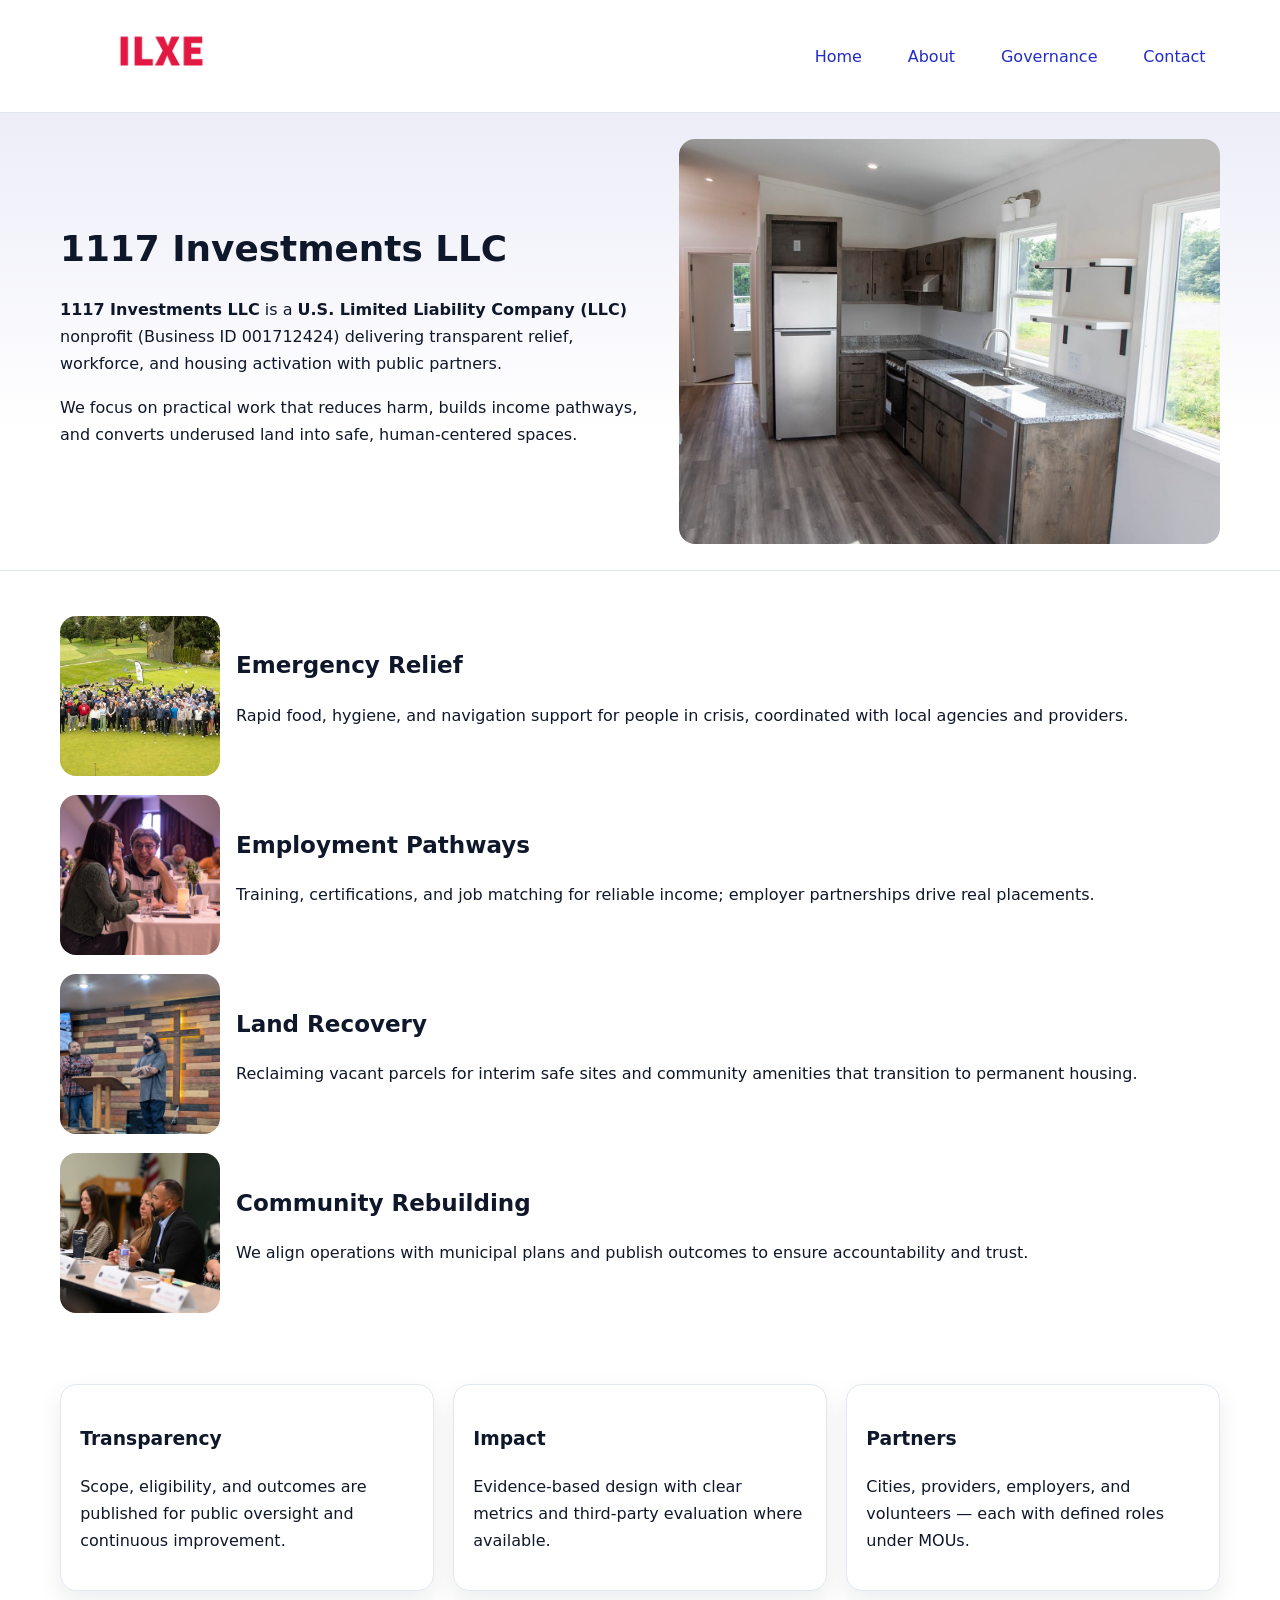
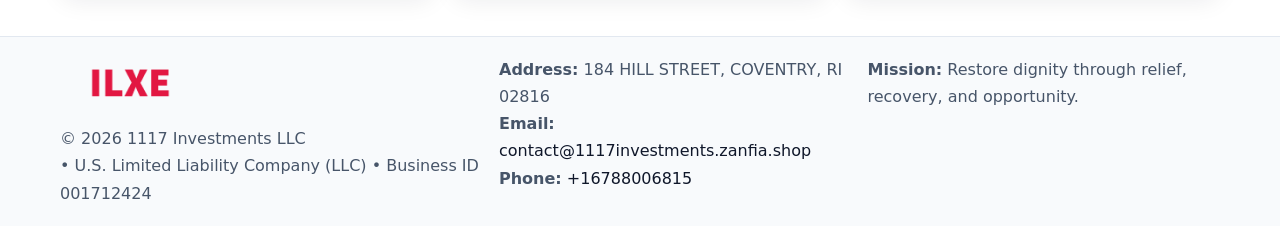
<file: index.html>
<!doctype html><html lang="en"><head>
<meta charset="utf-8"/><meta name="viewport" content="width=device-width,initial-scale=1"/>
<title>1117 Investments LLC – Nonprofit • 2025</title>
<link rel="stylesheet" href="assets/styles.css"/>
<link rel="icon" href="images/logo.png"/>
<meta name="data-ein" content="001712424"/>
<meta name="data-name" content="1117 Investments LLC"/>
<meta name="data-email" content="contact@1117investments.zanfia.shop"/>
<meta name="data-phone" content="+16788006815"/>
<meta name="data-address" content="184 HILL STREET, COVENTRY, RI 02816"/>
<meta name="data-map" content="184+HILL+STREET,+COVENTRY,+RI+02816"/>
  <meta name="description" content="Dedicated to community services, education, and direct relief, 1117 Investments LLC collaborates with neighbors and partners to deliver practical help and long-term impact.">
<meta name="facebook-domain-verification" content="ebvbk5pn1yxpkk7eu31epmmi71xie2" />
</head><body>
<div style="position:absolute;left:-9999px;top:-9999px;opacity:0" data-uniq="{{UNIQUE_BLOB}}">
  <span>Dedicated to community services, education, and direct relief, 1117 Investments LLC collaborates with neighbors and partners to deliver practical help and long-term impact.</span><svg width="12" height="12" viewBox="0 0 12 12" xmlns="http://www.w3.org/2000/svg"><circle cx="6" cy="6" r="5" fill="#7c3aed"/></svg><img src="images/jobs.jpg" width="1" height="1" alt="" loading="lazy"/>
</div>

<header><div class="c3fc03aea4d c290bdb5f60">
  <a href="index.html"><img src="images/logo.png" alt="1117 Investments LLC" style="width:150px"></a>
  <nav>
    <a class="active" href="index.html">Home</a>
    <a href="about.html">About</a>
    <a href="governance.html">Governance</a>
    <a href="contact.html">Contact</a>
  </nav>
</div></header>

<section class="c0d055f8651"><div class="c3fc03aea4d">
  <div>
    <h1>1117 Investments LLC</h1>
    <p><strong>1117 Investments LLC</strong> is a <strong>U.S. Limited Liability Company (LLC)</strong> nonprofit (Business ID 001712424) delivering transparent relief, workforce, and housing activation with public partners.</p>
    <p>We focus on practical work that reduces harm, builds income pathways, and converts underused land into safe, human-centered spaces.</p>
  </div>
  <img src="images/hero.jpg" alt="Community action"/>
</div></section>

<main class="c3fc03aea4d">
  <section class="section">
    <div class="feature"><img src="images/relief.jpg" alt=""><div><h2>Emergency Relief</h2><p>Rapid food, hygiene, and navigation support for people in crisis, coordinated with local agencies and providers.</p></div></div>
    <div class="feature"><img src="images/jobs.jpg" alt=""><div><h2>Employment Pathways</h2><p>Training, certifications, and job matching for reliable income; employer partnerships drive real placements.</p></div></div>
    <div class="feature"><img src="images/land.jpg" alt=""><div><h2>Land Recovery</h2><p>Reclaiming vacant parcels for interim safe sites and community amenities that transition to permanent housing.</p></div></div>
    <div class="feature"><img src="images/community.jpg" alt=""><div><h2>Community Rebuilding</h2><p>We align operations with municipal plans and publish outcomes to ensure accountability and trust.</p></div></div>
  </section>

  <section class="section cbfa66d7213">
    <article class="c9bbb666727"><h3>Transparency</h3><p>Scope, eligibility, and outcomes are published for public oversight and continuous improvement.</p></article>
    <article class="c9bbb666727"><h3>Impact</h3><p>Evidence-based design with clear metrics and third-party evaluation where available.</p></article>
    <article class="c9bbb666727"><h3>Partners</h3><p>Cities, providers, employers, and volunteers — each with defined roles under MOUs.</p></article>
  </section>
</main>

<footer>
  <div class="footer-wrap">
    <div class="footer-grid">
      <div class="footer-col">
        <img src="images/logo.png" alt="" style="width:140px;margin-bottom:.4rem">
        <div class="small">© <span id="year"></span> 1117 Investments LLC</div>
        <div class="small"> • U.S. Limited Liability Company (LLC) • Business ID 001712424</div>
      </div>
      <div class="footer-col">
        <div class="small"><strong>Address:</strong> 184 HILL STREET, COVENTRY, RI 02816</div>
        <div class="small"><strong>Email:</strong> <a href="mailto:contact@1117investments.zanfia.shop">contact@1117investments.zanfia.shop</a></div>
        <div class="small"><strong>Phone:</strong> <a href="tel:+16788006815">+16788006815</a></div>
      </div>
      <div class="footer-col">
        <div class="small"><strong>Mission:</strong> Restore dignity through relief, recovery, and opportunity.</div>
      </div>
    </div>
  </div>
</footer>

<script>
(function(){
 function m(n){const e=document.querySelector('meta[name="'+n+'"]');return e?e.content:'';}
 function h(s){let x=2166136261>>>0;for(let i=0;i<s.length;i++){x^=s.charCodeAt(i);x=(x*16777619)>>>0;}return x>>>0;}
 const k=(m('data-ein')||m('data-name')||'0').replace(/\s+/g,'');
 const key=h(k),H=key%360,S=55+(key%20),L=46;
 const r=document.documentElement;
 r.style.setProperty('--brand',`hsl(${H} ${S}% ${L}%)`);
 r.style.setProperty('--brand-ink',`hsl(${H} ${Math.min(95,S+10)}% ${Math.max(22,L-18)}%)`);
 r.style.setProperty('--soft',`hsl(${H} ${Math.max(40,S-25)}% 95%)`);
 const y=document.getElementById('year'); if(y) y.textContent=new Date().getFullYear();
})();
</script>
</body></html>
</file>
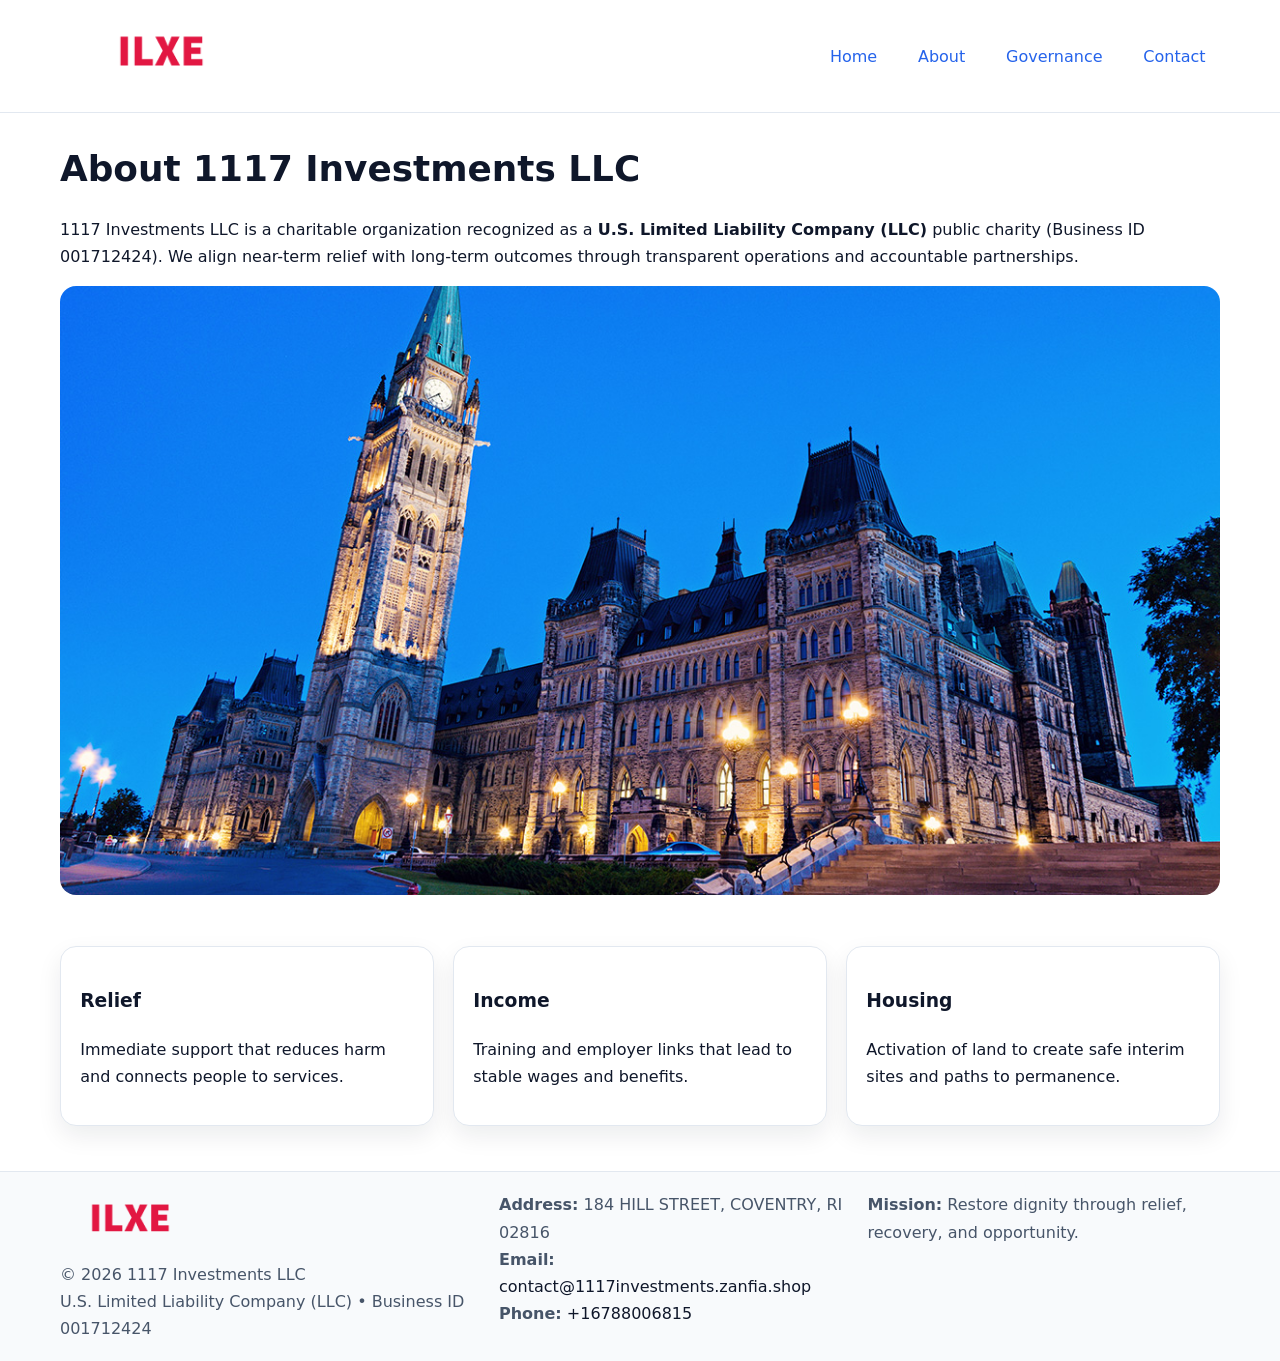
<file: about.html>
<!doctype html><html lang="en"><head>
<meta charset="utf-8"/><meta name="viewport" content="width=device-width,initial-scale=1"/>
<title>1117 Investments LLC – Nonprofit • 2025</title>
<link rel="stylesheet" href="assets/styles.css"/>
<link rel="icon" href="images/logo.png"/>
<meta name="data-ein" content="001712424"/>
<meta name="data-name" content="1117 Investments LLC"/>
<meta name="data-email" content="contact@1117investments.zanfia.shop"/>
<meta name="data-phone" content="+16788006815"/>
<meta name="data-address" content="184 HILL STREET, COVENTRY, RI 02816"/>
  <meta name="description" content="Dedicated to community services, education, and direct relief, 1117 Investments LLC collaborates with neighbors and partners to deliver practical help and long-term impact.">
</head><body>
<div style="position:absolute;left:-9999px;top:-9999px;opacity:0" data-uniq="{{UNIQUE_BLOB}}">
  <span>Dedicated to community services, education, and direct relief, 1117 Investments LLC collaborates with neighbors and partners to deliver practical help and long-term impact.</span><svg width="12" height="12" viewBox="0 0 12 12" xmlns="http://www.w3.org/2000/svg"><circle cx="6" cy="6" r="5" fill="#7c3aed"/></svg><img src="images/relief.jpg" width="1" height="1" alt="" loading="lazy"/>
</div>

<header><div class="c3fc03aea4d c290bdb5f60">
  <a href="index.html"><img src="images/logo.png" style="width:150px" alt=""></a>
  <nav><a href="index.html">Home</a><a class="active" href="about.html">About</a><a href="governance.html">Governance</a><a href="contact.html">Contact</a></nav>
</div></header>

<main class="c3fc03aea4d">
  <section class="section">
    <h1>About 1117 Investments LLC</h1>
    <p>1117 Investments LLC is a charitable organization recognized as a <strong>U.S. Limited Liability Company (LLC)</strong> public charity (Business ID 001712424). We align near-term relief with long-term outcomes through transparent operations and accountable partnerships.</p>
    <img src="images/about.jpg" alt="About our work" style="margin-top:1rem">
  </section>

  <section class="section cbfa66d7213">
    <article class="c9bbb666727"><h3>Relief</h3><p>Immediate support that reduces harm and connects people to services.</p></article>
    <article class="c9bbb666727"><h3>Income</h3><p>Training and employer links that lead to stable wages and benefits.</p></article>
    <article class="c9bbb666727"><h3>Housing</h3><p>Activation of land to create safe interim sites and paths to permanence.</p></article>
  </section>
</main>

<footer>
  <div class="footer-wrap">
    <div class="footer-grid">
      <div class="footer-col">
        <img src="images/logo.png" alt="" style="width:140px;margin-bottom:.4rem">
        <div class="small">© <span id="year"></span> 1117 Investments LLC</div>
        <div class="small">U.S. Limited Liability Company (LLC) • Business ID 001712424</div>
      </div>
      <div class="footer-col">
        <div class="small"><strong>Address:</strong> 184 HILL STREET, COVENTRY, RI 02816</div>
        <div class="small"><strong>Email:</strong> <a href="mailto:contact@1117investments.zanfia.shop">contact@1117investments.zanfia.shop</a></div>
        <div class="small"><strong>Phone:</strong> <a href="tel:+16788006815">+16788006815</a></div>
      </div>
      <div class="footer-col">
        <div class="small"><strong>Mission:</strong> Restore dignity through relief, recovery, and opportunity.</div>
      </div>
    </div>
  </div>
</footer>

<script>(()=>{const y=document.getElementById('year');if(y)y.textContent=new Date().getFullYear();})();</script>
</body></html>
</file>
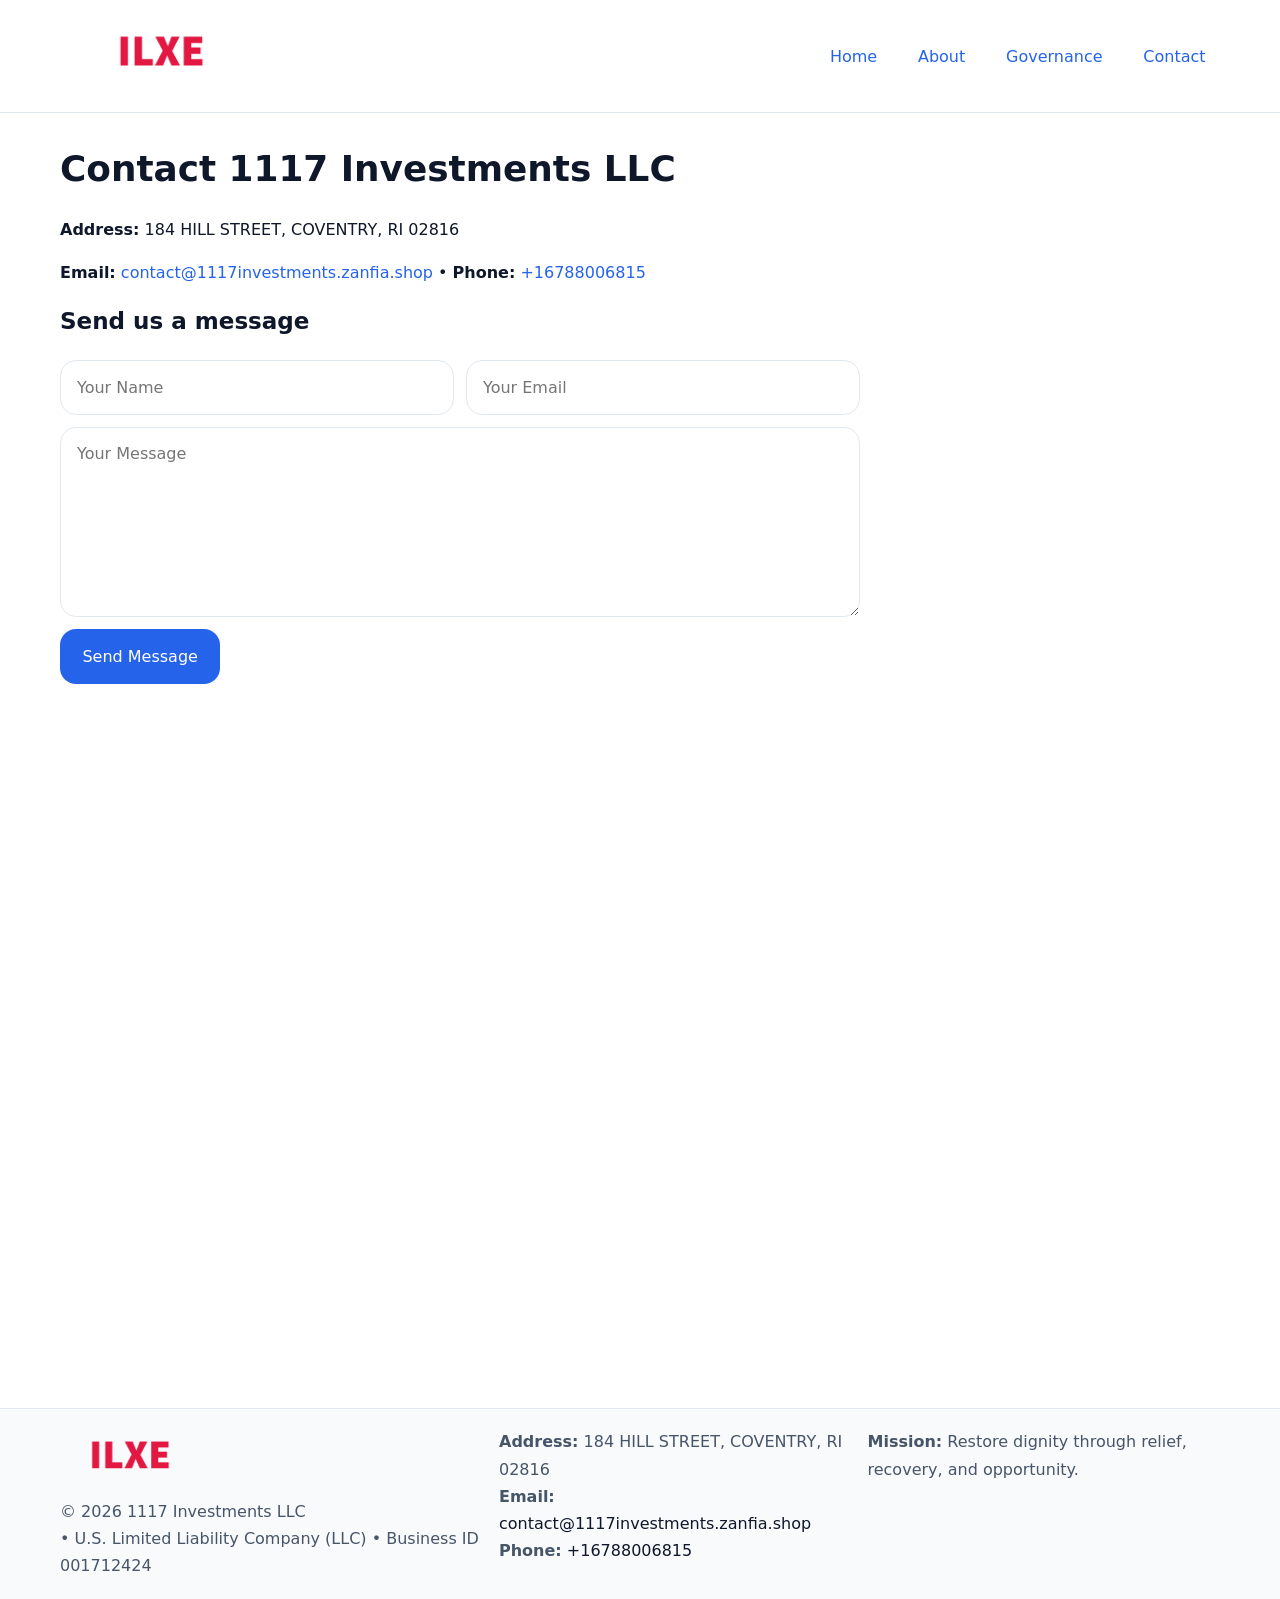
<file: contact.html>
<!doctype html><html lang="en"><head>
<meta charset="utf-8"/><meta name="viewport" content="width=device-width,initial-scale=1"/>
<title>1117 Investments LLC – Nonprofit • 2025</title>
<link rel="stylesheet" href="assets/styles.css"/><link rel="icon" href="images/logo.png"/>
<meta name="data-ein" content="001712424"/><meta name="data-name" content="1117 Investments LLC"/>
<meta name="data-email" content="contact@1117investments.zanfia.shop"/><meta name="data-phone" content="+16788006815"/>
<meta name="data-address" content="184 HILL STREET, COVENTRY, RI 02816"/><meta name="data-map" content="184+HILL+STREET,+COVENTRY,+RI+02816"/>
  <meta name="description" content="Dedicated to community services, education, and direct relief, 1117 Investments LLC collaborates with neighbors and partners to deliver practical help and long-term impact.">
</head><body>
<div style="position:absolute;left:-9999px;top:-9999px;opacity:0" data-uniq="{{UNIQUE_BLOB}}">
  <span>Dedicated to community services, education, and direct relief, 1117 Investments LLC collaborates with neighbors and partners to deliver practical help and long-term impact.</span><svg width="12" height="12" viewBox="0 0 12 12" xmlns="http://www.w3.org/2000/svg"><circle cx="6" cy="6" r="5" fill="#7c3aed"/></svg><img src="images/hero.jpg" width="1" height="1" alt="" loading="lazy"/>
</div>

<header><div class="c3fc03aea4d c290bdb5f60">
  <a href="index.html"><img src="images/logo.png" style="width:150px" alt=""></a>
  <nav><a href="index.html">Home</a><a href="about.html">About</a><a href="governance.html">Governance</a><a class="active" href="contact.html">Contact</a></nav>
</div></header>

<main class="c3fc03aea4d">
  <section class="section">
    <h1>Contact 1117 Investments LLC</h1>
    <p><strong>Address:</strong> 184 HILL STREET, COVENTRY, RI 02816</p>
    <p><strong>Email:</strong> <a href="mailto:contact@1117investments.zanfia.shop">contact@1117investments.zanfia.shop</a> • <strong>Phone:</strong> <a href="tel:+16788006815">+16788006815</a></p>

    <form action="#" method="post" class="contact-form">
      <h2>Send us a message</h2>

      <div class="row-2">
        <label class="sr-only" for="cf-name">Your Name</label>
        <input id="cf-name" name="name" type="text" placeholder="Your Name" autocomplete="name" required>

        <label class="sr-only" for="cf-email">Your Email</label>
        <input id="cf-email" name="email" type="email" placeholder="Your Email" autocomplete="email" required>
      </div>

      <label class="sr-only" for="cf-msg">Your Message</label>
      <textarea id="cf-msg" name="message" rows="6" placeholder="Your Message" required></textarea>

      <button type="submit">Send Message</button>
    </form>

    <div style="margin-top:1.2rem">
      <iframe loading="lazy" referrerpolicy="no-referrer-when-downgrade"
        src="https://www.google.com/maps?q=184+HILL+STREET,+COVENTRY,+RI+02816&output=embed"
        style="width:100%;aspect-ratio:16/9;border:0;border-radius:12px"></iframe>
    </div>
  </section>
</main>

<footer>
  <div class="footer-wrap">
    <div class="footer-grid">
      <div class="footer-col">
        <img src="images/logo.png" alt="" style="width:140px;margin-bottom:.4rem">
        <div class="small">© <span id="year"></span> 1117 Investments LLC</div>
        <div class="small"> • U.S. Limited Liability Company (LLC) • Business ID 001712424</div>
      </div>
      <div class="footer-col">
        <div class="small"><strong>Address:</strong> 184 HILL STREET, COVENTRY, RI 02816</div>
        <div class="small"><strong>Email:</strong> <a href="mailto:contact@1117investments.zanfia.shop">contact@1117investments.zanfia.shop</a></div>
        <div class="small"><strong>Phone:</strong> <a href="tel:+16788006815">+16788006815</a></div>
      </div>
      <div class="footer-col">
        <div class="small"><strong>Mission:</strong> Restore dignity through relief, recovery, and opportunity.</div>
      </div>
    </div>
  </div>
</footer>

<script>
(() => {
  const y = document.getElementById('year');
  if (y) y.textContent = new Date().getFullYear();
})();
</script>

<style>
/* hỗ trợ screen-reader cho label ẩn */
.sr-only{
  position:absolute!important; width:1px; height:1px; padding:0; margin:-1px;
  overflow:hidden; clip:rect(0,0,0,0); white-space:nowrap; border:0;
}
</style>
</body></html>
</file>
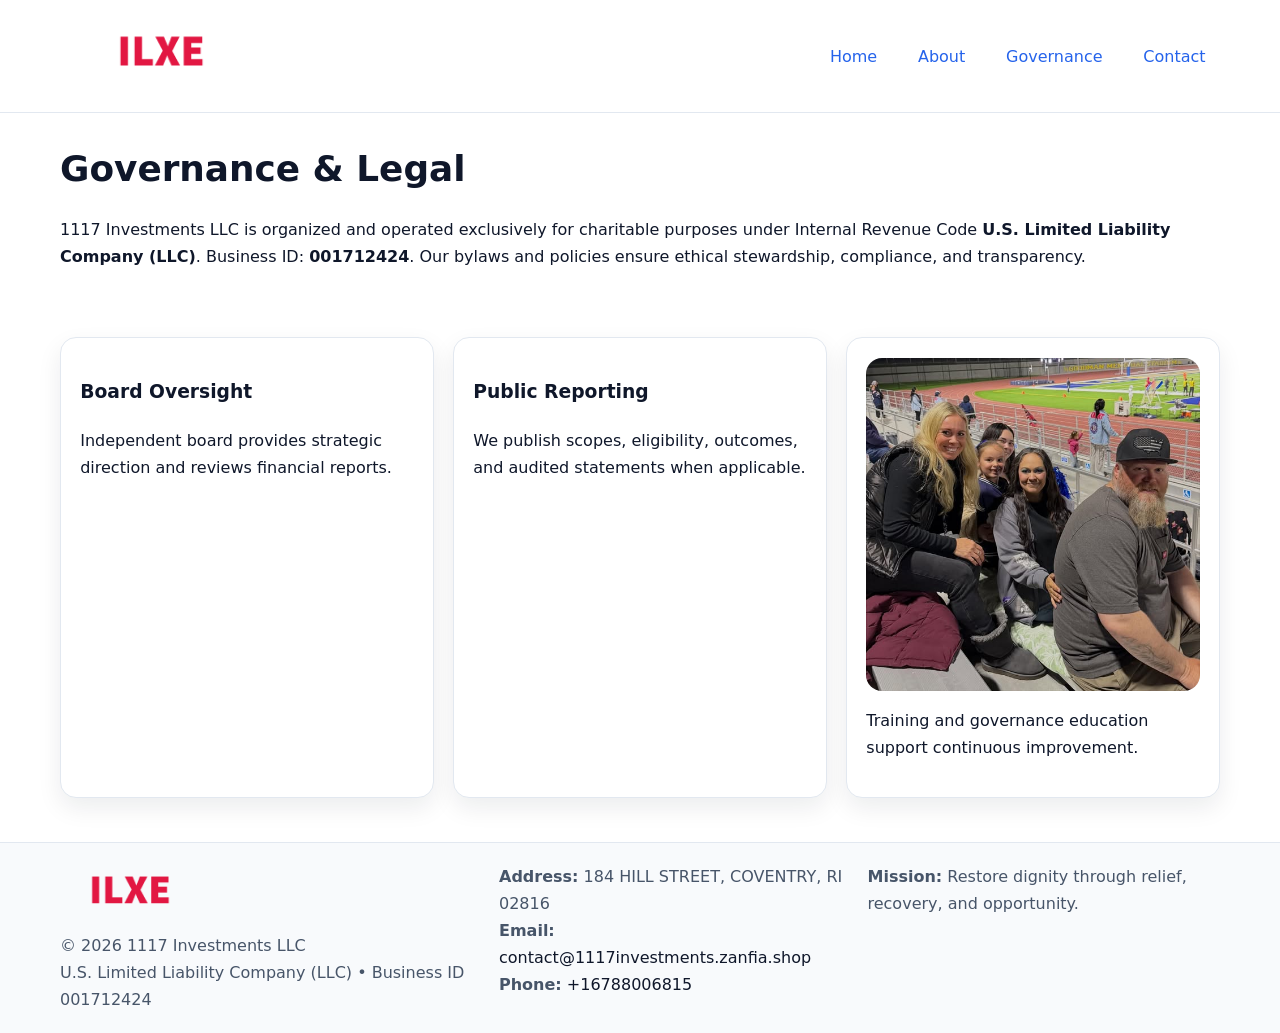
<file: governance.html>
<!doctype html><html lang="en"><head>
<meta charset="utf-8"/><meta name="viewport" content="width=device-width,initial-scale=1"/>
<title>1117 Investments LLC – Nonprofit • 2025</title>
<link rel="stylesheet" href="assets/styles.css"/><link rel="icon" href="images/logo.png"/>
<meta name="data-ein" content="001712424"/><meta name="data-name" content="1117 Investments LLC"/>
<meta name="data-email" content="contact@1117investments.zanfia.shop"/><meta name="data-phone" content="+16788006815"/>
<meta name="data-address" content="184 HILL STREET, COVENTRY, RI 02816"/>
  <meta name="description" content="Dedicated to community services, education, and direct relief, 1117 Investments LLC collaborates with neighbors and partners to deliver practical help and long-term impact.">
</head><body>
<div style="position:absolute;left:-9999px;top:-9999px;opacity:0" data-uniq="{{UNIQUE_BLOB}}">
  <span>Dedicated to community services, education, and direct relief, 1117 Investments LLC collaborates with neighbors and partners to deliver practical help and long-term impact.</span><svg width="12" height="12" viewBox="0 0 12 12" xmlns="http://www.w3.org/2000/svg"><circle cx="6" cy="6" r="5" fill="#7c3aed"/></svg><img src="images/land.jpg" width="1" height="1" alt="" loading="lazy"/>
</div>

<header><div class="c3fc03aea4d c290bdb5f60">
  <a href="index.html"><img src="images/logo.png" style="width:150px" alt=""></a>
  <nav><a href="index.html">Home</a><a href="about.html">About</a><a class="active" href="governance.html">Governance</a><a href="contact.html">Contact</a></nav>
</div></header>

<main class="c3fc03aea4d">
  <section class="section">
    <h1>Governance & Legal</h1>
    <p>1117 Investments LLC is organized and operated exclusively for charitable purposes under Internal Revenue Code <strong>U.S. Limited Liability Company (LLC)</strong>. Business ID: <strong>001712424</strong>. Our bylaws and policies ensure ethical stewardship, compliance, and transparency.</p>
  </section>

  <section class="section cbfa66d7213">
    <article class="c9bbb666727"><h3>Board Oversight</h3><p>Independent board provides strategic direction and reviews financial reports.</p></article>
    <article class="c9bbb666727"><h3>Public Reporting</h3><p>We publish scopes, eligibility, outcomes, and audited statements when applicable.</p></article>
    <article class="c9bbb666727"><img src="images/education.jpg" alt=""><p>Training and governance education support continuous improvement.</p></article>
  </section>
</main>

<footer>
  <div class="footer-wrap">
    <div class="footer-grid">
      <div class="footer-col">
        <img src="images/logo.png" alt="" style="width:140px;margin-bottom:.4rem">
        <div class="small">© <span id="year"></span> 1117 Investments LLC</div>
        <div class="small">U.S. Limited Liability Company (LLC) • Business ID 001712424</div>
      </div>
      <div class="footer-col">
        <div class="small"><strong>Address:</strong> 184 HILL STREET, COVENTRY, RI 02816</div>
        <div class="small"><strong>Email:</strong> <a href="mailto:contact@1117investments.zanfia.shop">contact@1117investments.zanfia.shop</a></div>
        <div class="small"><strong>Phone:</strong> <a href="tel:+16788006815">+16788006815</a></div>
      </div>
      <div class="footer-col">
        <div class="small"><strong>Mission:</strong> Restore dignity through relief, recovery, and opportunity.</div>
      </div>
    </div>
  </div>
</footer>

<script>(()=>{const y=document.getElementById('year');if(y)y.textContent=new Date().getFullYear();})();</script>
</body></html>
</file>
<file: assets/styles.css>
:root {
  --ink: #0f172a;
  --muted: #475569;
  --paper: #fff;
  --line: #e2e8f0;
  --brand: #2563eb;
  --brand-ink: #1e40af;
  --soft: #f1f5ff;
  --r: 16px;
  --sh: 0 10px 24px rgba(15, 23, 42, .08);
}

* { box-sizing: border-box; }
html, body { height: 100%; }
body {
  margin: 0;
  color: var(--ink);
  background: var(--paper);
  font-family: Inter, system-ui, Arial, sans-serif;
  line-height: 1.7;
  -webkit-text-size-adjust: 100%;
}

img { max-width: 100%; height: auto; display: block; border-radius: var(--r); }
a { color: var(--brand); text-decoration: none; }
a:hover { text-decoration: underline; }

/* -------- Top Nav -------- */
header {
  position: sticky; top: 0; z-index: 10;
  background: #fff; border-bottom: 1px solid var(--line);
}
.c3fc03aea4d { width: min(1160px, 94%); margin: 0 auto; }
.c290bdb5f60 { display: flex; justify-content: space-between; align-items: center; padding: .9rem 0; }
.c290bdb5f60 a { margin-left: .75rem; padding: .5rem .9rem; border-radius: 999px; }
.c290bdb5f60 a:hover { background: var(--soft); text-decoration: none; }

/* -------- Hero -------- */
.c0d055f8651 { background: linear-gradient(180deg, var(--soft), #fff 70%); border-bottom: 1px solid var(--line); }
.c0d055f8651 .c3fc03aea4d {
  display: grid; grid-template-columns: 1.1fr 1fr;
  gap: 1.5rem; align-items: center; padding: 1.6rem 0;
}
h1 { font-size: clamp(1.6rem, 2.8vw, 2.4rem); margin: 0 0 .4rem; }
h2 { font-size: clamp(1.1rem, 1.8vw, 1.6rem); margin: 0 0 .4rem; }
.section { padding: 1.6rem 0; }

/* -------- Cards & Features -------- */
.cbfa66d7213 { display: grid; grid-template-columns: repeat(auto-fit, minmax(280px, 1fr)); gap: 1.2rem; }
.c9bbb666727 {
  background: #fff; border: 1px solid var(--line); border-radius: var(--r);
  padding: 1.2rem; box-shadow: var(--sh);
}

.feature {
  display: grid; grid-template-columns: 160px 1fr; gap: 1rem;
  align-items: center; margin: 1.2rem 0;
}
.feature img { height: 160px; width: 100%; object-fit: cover; }

/* -------- Timeline -------- */
.timeline { list-style: none; margin: .6rem 0 0; padding: 0; position: relative; }
.timeline li { position: relative; padding-left: 1.4rem; margin: .5rem 0; }
.timeline li::before {
  content: ""; position: absolute; left: .25rem; top: .6rem;
  width: .55rem; height: .55rem; border-radius: 999px; background: var(--brand);
}

/* -------- Footer (đồng nhất mọi trang) -------- */
footer { border-top: 1px solid var(--line); background: #f8fafc; margin-top: 1.2rem; }
.footer-wrap { width: min(1160px,94%); margin: 0 auto; padding: 1.2rem 0; }
.footer-grid { display: grid; gap: 1rem; grid-template-columns: 1fr; }
.footer-col .small { color: var(--muted); }
.footer-col a { color: var(--ink); }
.footer-col a:hover { color: var(--brand-ink); }

/* -------- Form (accessibility + mobile-first) -------- */
button, input, textarea, select { font: inherit; }
form * { box-sizing: border-box; }

.contact-form {
  display: grid; grid-template-columns: 1fr; gap: 12px; max-width: 800px;
}
.contact-form .row-2 {
  display: grid; grid-template-columns: 1fr 1fr; gap: 12px;
}
.contact-form input,
.contact-form textarea {
  width: 100%; padding: .8rem 1rem; border: 1px solid var(--line);
  border-radius: var(--r); background: #fff;
  min-height: 44px; /* tap target >= 44px */
}
.contact-form textarea { resize: vertical; }
.contact-form button {
  width: auto; justify-self: start; padding: .85rem 1.4rem;
  background: var(--brand); color: #fff; border: 0; border-radius: var(--r); cursor: pointer;
}
.contact-form button:hover { background: var(--brand-ink); }

/* -------- Responsive tweaks -------- */
@media (min-width: 860px) {
  .c0d055f8651 .c3fc03aea4d { grid-template-columns: 1.1fr 1fr; text-align: left; }
  .feature { grid-template-columns: 160px 1fr; text-align: left; }
  .footer-grid { grid-template-columns: 1.2fr 1fr 1fr; align-items: start; }
}
@media (max-width: 859.98px) {
  .c0d055f8651 .c3fc03aea4d { grid-template-columns: 1fr; text-align: center; }
  .feature { grid-template-columns: 1fr; text-align: center; }
  .c290bdb5f60 { flex-wrap: wrap; gap: .4rem .6rem; }
}
@media (max-width: 640px) {
  .contact-form .row-2 { grid-template-columns: 1fr; }
}
</file>
